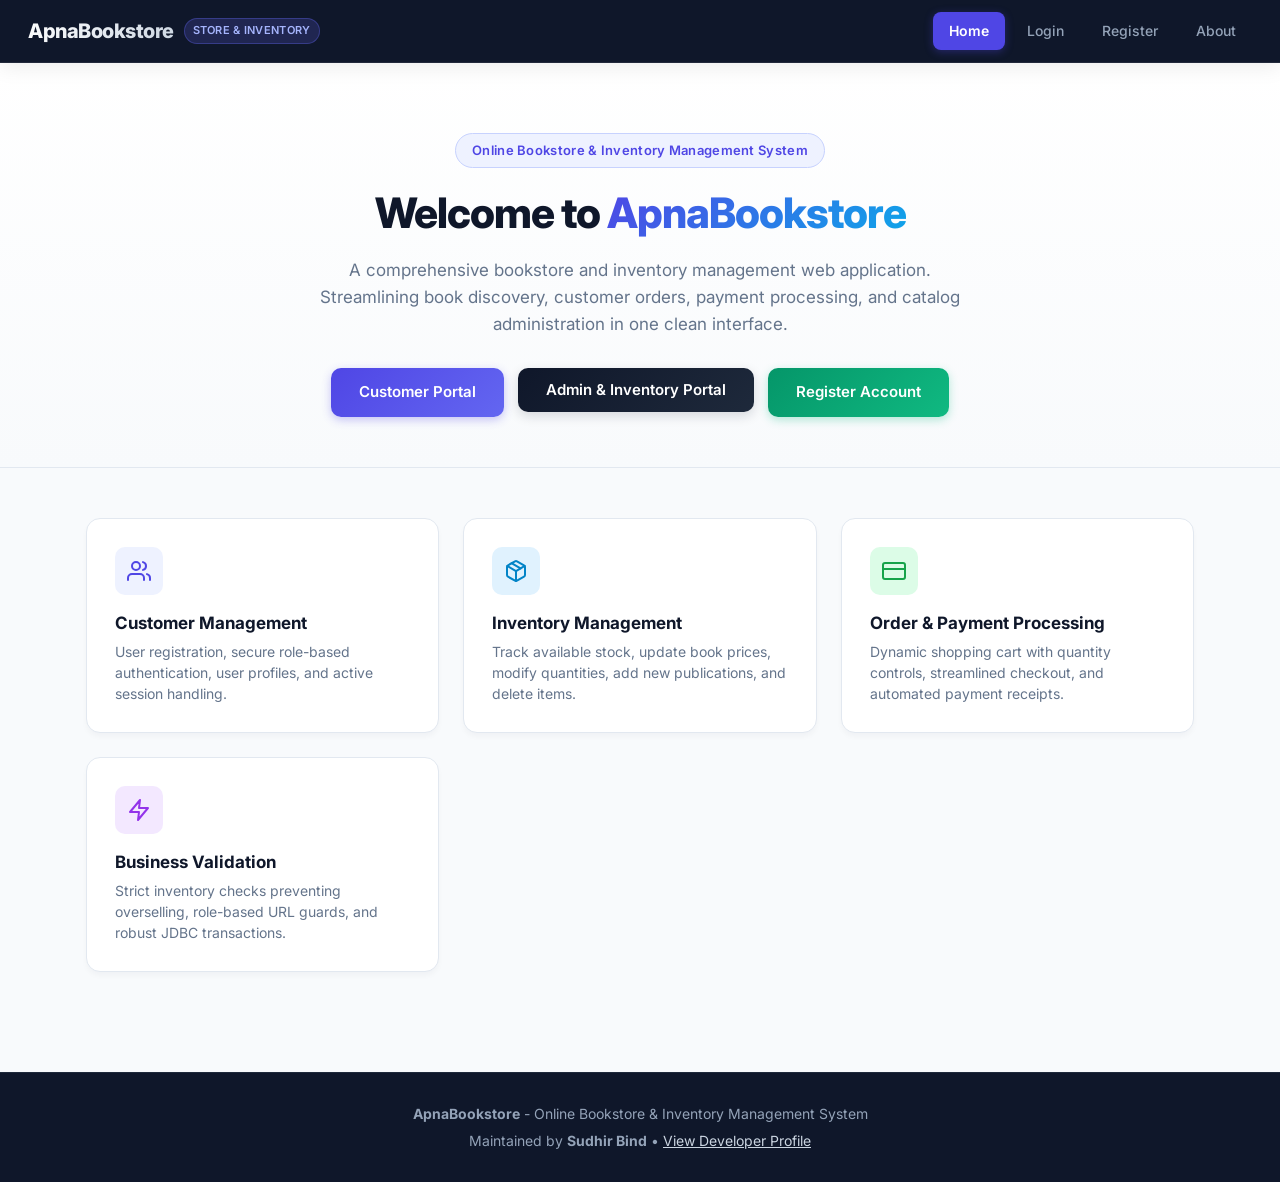
<file: WebContent/index.html>
<!DOCTYPE html>
<html lang="en">
<head>
	<meta charset="UTF-8">
	<meta name="viewport" content="width=device-width, initial-scale=1.0">
	<title>ApnaBookstore - Online Bookstore & Inventory Management</title>
	<link rel="apple-touch-icon" sizes="180x180" href="./favicons/apple-touch-icon.png">
	<link rel="icon" type="image/png" sizes="32x32" href="./favicons/favicon-32x32.png">
	<link rel="icon" type="image/png" sizes="16x16" href="./favicons/favicon-16x16.png">
	<link rel="manifest" href="./favicons/site.webmanifest">
	<link rel="stylesheet" href="https://cdn.jsdelivr.net/npm/bootstrap@4.4.1/dist/css/bootstrap.min.css">
	<link rel="stylesheet" href="styles.css">
	<style>
		.hero-section {
			padding: 70px 20px 50px 20px;
			text-align: center;
			background: linear-gradient(180deg, #ffffff 0%, #f8fafc 100%);
			border-bottom: 1px solid #e2e8f0;
		}
		.hero-badge {
			display: inline-block;
			background: #eef2ff;
			color: #4f46e5;
			border: 1px solid #c7d2fe;
			padding: 6px 16px;
			border-radius: 9999px;
			font-size: 13px;
			font-weight: 600;
			margin-bottom: 20px;
			letter-spacing: 0.3px;
		}
		.hero-title {
			font-size: 42px;
			font-weight: 800;
			color: #0f172a;
			letter-spacing: -1px;
			max-width: 800px;
			margin: 0 auto 18px auto;
			line-height: 1.2;
		}
		.hero-title span {
			background: linear-gradient(135deg, #4f46e5 0%, #0ea5e9 100%);
			-webkit-background-clip: text;
			-webkit-text-fill-color: transparent;
		}
		.hero-subtitle {
			font-size: 17px;
			color: #64748b;
			max-width: 650px;
			margin: 0 auto 30px auto;
			line-height: 1.6;
		}
		.hero-actions {
			display: flex;
			gap: 14px;
			justify-content: center;
			flex-wrap: wrap;
		}
		.btn-hero {
			padding: 13px 28px !important;
			font-size: 15px !important;
			border-radius: 10px !important;
		}
		.features-grid {
			display: grid;
			grid-template-columns: repeat(auto-fit, minmax(260px, 1fr));
			gap: 24px;
			padding: 50px 0;
		}
		.feature-card {
			background: #ffffff;
			border: 1px solid #e2e8f0;
			border-radius: 14px;
			padding: 28px;
			box-shadow: 0 4px 6px -1px rgba(15, 23, 42, 0.04);
			transition: all 0.25s ease;
		}
		.feature-card:hover {
			transform: translateY(-4px);
			box-shadow: 0 12px 24px -4px rgba(15, 23, 42, 0.08);
			border-color: #cbd5e1;
		}
		.feature-icon {
			width: 48px;
			height: 48px;
			border-radius: 10px;
			display: flex;
			align-items: center;
			justify-content: center;
			font-size: 22px;
			margin-bottom: 18px;
		}
		.icon-blue { background: #e0f2fe; color: #0284c7; }
		.icon-indigo { background: #eef2ff; color: #4f46e5; }
		.icon-green { background: #dcfce7; color: #16a34a; }
		.icon-purple { background: #f3e8ff; color: #9333ea; }
		.feature-card h3 {
			font-size: 17px;
			font-weight: 700;
			color: #0f172a;
			margin-bottom: 8px;
		}
		.feature-card p {
			font-size: 14px;
			color: #64748b;
			margin: 0;
			line-height: 1.5;
		}
		.footer {
			background: #0f172a;
			color: #94a3b8;
			padding: 30px 20px;
			text-align: center;
			font-size: 14px;
			border-top: 1px solid #1e293b;
			margin-top: 50px;
		}
		.footer a {
			color: #cbd5e1;
			text-decoration: underline;
		}
	</style>
</head>
<body>
	<header>
		<nav class="navbar navbar-expand-sm bg-dark">
			<a class="brand-container" href="index.html">
				<span class="brand-logo-text">ApnaBookstore</span>
				<span class="brand-badge">Store & Inventory</span>
			</a>
			
			<button class="navbar-toggler" style="background-color: white;" type="button" data-toggle="collapse" data-target="#navbarNav" aria-controls="navbarNav" aria-expanded="false" aria-label="Toggle navigation">
				<span class="navbar-toggler-icon"></span>
			</button>

			<div class="collapse navbar-collapse" id="navbarNav">                
				<ul class="navbar-nav ml-auto">
					<li class="nav-item"><a class="nav-link active" href="index.html">Home</a></li>
					<li class="nav-item"><a class="nav-link" href="login.html">Login</a></li>
					<li class="nav-item"><a class="nav-link" href="CustomerRegister.html">Register</a></li>
					<li class="nav-item"><a class="nav-link" href="about.html">About</a></li>
				</ul>
			</div>
		</nav>
	</header>

	<section class="hero-section">
		<div class="container">
			<span class="hero-badge">Online Bookstore & Inventory Management System</span>
			<h1 class="hero-title">Welcome to <span>ApnaBookstore</span></h1>
			<p class="hero-subtitle">
				A comprehensive bookstore and inventory management web application. Streamlining book discovery, customer orders, payment processing, and catalog administration in one clean interface.
			</p>
			<div class="hero-actions">
				<a href="CustomerLogin.html" class="btn btn-primary btn-hero">Customer Portal</a>
				<a href="SellerLogin.html" class="btn btn-hero AdminLogin" style="width: auto;">Admin & Inventory Portal</a>
				<a href="CustomerRegister.html" class="btn btn-hero btn-success">Register Account</a>
			</div>
		</div>
	</section>

	<div class="container">
		<div class="features-grid">
			<div class="feature-card">
				<div class="feature-icon icon-indigo">
					<svg width="24" height="24" viewBox="0 0 24 24" fill="none" stroke="currentColor" stroke-width="2" stroke-linecap="round" stroke-linejoin="round"><path d="M17 21v-2a4 4 0 0 0-4-4H5a4 4 0 0 0-4 4v2"></path><circle cx="9" cy="7" r="4"></circle><path d="M23 21v-2a4 4 0 0 0-3-3.87"></path><path d="M16 3.13a4 4 0 0 1 0 7.75"></path></svg>
				</div>
				<h3>Customer Management</h3>
				<p>User registration, secure role-based authentication, user profiles, and active session handling.</p>
			</div>
			<div class="feature-card">
				<div class="feature-icon icon-blue">
					<svg width="24" height="24" viewBox="0 0 24 24" fill="none" stroke="currentColor" stroke-width="2" stroke-linecap="round" stroke-linejoin="round"><line x1="16.5" y1="9.4" x2="7.5" y2="4.21"></line><path d="M21 16V8a2 2 0 0 0-1-1.73l-7-4a2 2 0 0 0-2 0l-7 4A2 2 0 0 0 3 8v8a2 2 0 0 0 1 1.73l7 4a2 2 0 0 0 2 0l7-4A2 2 0 0 0 21 16z"></path><polyline points="3.27 6.96 12 12.01 20.73 6.96"></polyline><line x1="12" y1="22.08" x2="12" y2="12"></line></svg>
				</div>
				<h3>Inventory Management</h3>
				<p>Track available stock, update book prices, modify quantities, add new publications, and delete items.</p>
			</div>
			<div class="feature-card">
				<div class="feature-icon icon-green">
					<svg width="24" height="24" viewBox="0 0 24 24" fill="none" stroke="currentColor" stroke-width="2" stroke-linecap="round" stroke-linejoin="round"><rect x="1" y="4" width="22" height="16" rx="2" ry="2"></rect><line x1="1" y1="10" x2="23" y2="10"></line></svg>
				</div>
				<h3>Order & Payment Processing</h3>
				<p>Dynamic shopping cart with quantity controls, streamlined checkout, and automated payment receipts.</p>
			</div>
			<div class="feature-card">
				<div class="feature-icon icon-purple">
					<svg width="24" height="24" viewBox="0 0 24 24" fill="none" stroke="currentColor" stroke-width="2" stroke-linecap="round" stroke-linejoin="round"><polygon points="13 2 3 14 12 14 11 22 21 10 12 10 13 2"></polygon></svg>
				</div>
				<h3>Business Validation</h3>
				<p>Strict inventory checks preventing overselling, role-based URL guards, and robust JDBC transactions.</p>
			</div>
		</div>
	</div>

	<footer class="footer">
		<div class="container">
			<p class="mb-1"><strong>ApnaBookstore</strong> - Online Bookstore & Inventory Management System</p>
			<p class="mb-0">Maintained by <strong>Sudhir Bind</strong> &bull; <a href="about.html">View Developer Profile</a></p>
		</div>
	</footer>

	<script src="https://code.jquery.com/jquery-3.3.1.slim.min.js"></script>
	<script src="https://cdn.jsdelivr.net/npm/popper.js@1.14.6/dist/umd/popper.min.js"></script>
	<script src="https://cdn.jsdelivr.net/npm/bootstrap@4.2.1/dist/js/bootstrap.min.js"></script>
</body>
</html>
</file>
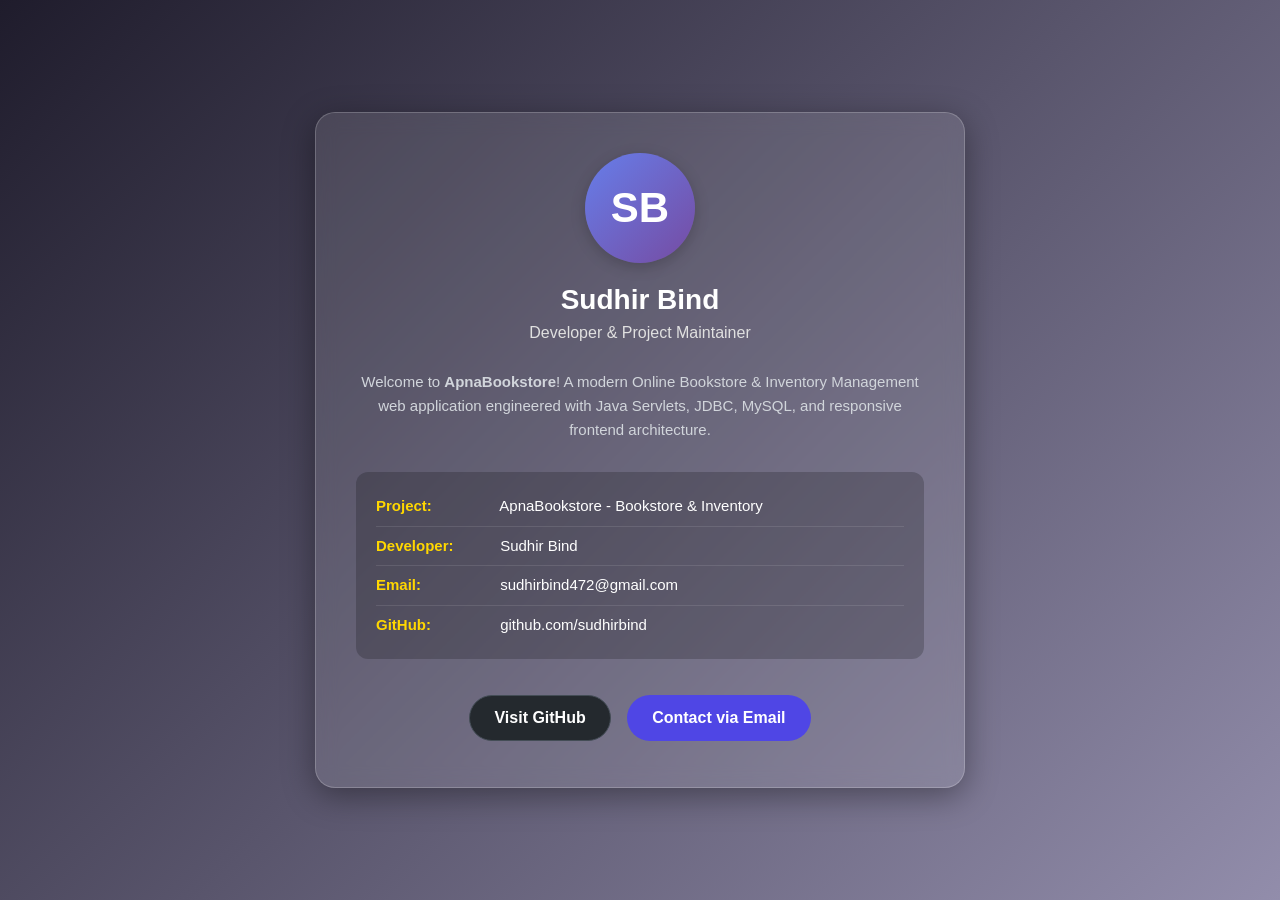
<file: WebContent/about.html>
<!DOCTYPE html>
<html lang="en">
<head>
    <meta charset="UTF-8">
    <meta name="viewport" content="width=device-width, initial-scale=1.0">
    <title>About - Sudhir Bind</title>
    <link rel="stylesheet" href="https://cdn.jsdelivr.net/npm/bootstrap@4.4.1/dist/css/bootstrap.min.css">
    <style>
        body {
            background: linear-gradient(135deg, #1f1c2c 0%, #928dab 100%);
            color: #ffffff;
            font-family: 'Segoe UI', Tahoma, Geneva, Verdana, sans-serif;
            min-height: 100vh;
            display: flex;
            align-items: center;
            justify-content: center;
            padding: 20px;
            margin: 0;
        }
        .profile-card {
            background: rgba(255, 255, 255, 0.1);
            backdrop-filter: blur(10px);
            border-radius: 20px;
            border: 1px solid rgba(255, 255, 255, 0.2);
            box-shadow: 0 8px 32px 0 rgba(0, 0, 0, 0.37);
            max-width: 650px;
            width: 100%;
            padding: 40px;
            text-align: center;
        }
        .avatar {
            width: 110px;
            height: 110px;
            border-radius: 50%;
            background: linear-gradient(135deg, #667eea 0%, #764ba2 100%);
            display: flex;
            align-items: center;
            justify-content: center;
            font-size: 42px;
            font-weight: bold;
            color: #fff;
            margin: 0 auto 20px;
            box-shadow: 0 4px 15px rgba(0,0,0,0.2);
        }
        h1 {
            font-size: 28px;
            font-weight: 700;
            margin-bottom: 5px;
        }
        .tagline {
            font-size: 16px;
            color: #e0e0e0;
            margin-bottom: 25px;
        }
        .bio {
            font-size: 15px;
            line-height: 1.6;
            color: #d1d5db;
            margin-bottom: 30px;
        }
        .details-list {
            list-style: none;
            padding: 0;
            margin: 0 0 30px 0;
            text-align: left;
            background: rgba(0, 0, 0, 0.2);
            border-radius: 12px;
            padding: 15px 20px;
        }
        .details-list li {
            padding: 8px 0;
            border-bottom: 1px solid rgba(255, 255, 255, 0.1);
            font-size: 15px;
        }
        .details-list li:last-child {
            border-bottom: none;
        }
        .details-list strong {
            color: #ffd700;
            display: inline-block;
            width: 120px;
        }
        .btn-custom {
            display: inline-block;
            margin: 6px;
            padding: 10px 24px;
            border-radius: 30px;
            font-weight: 600;
            text-decoration: none;
            transition: all 0.3s ease;
        }
        .btn-github {
            background: #24292e;
            color: #ffffff;
            border: 1px solid #444d56;
        }
        .btn-github:hover {
            background: #000;
            color: #ffd700;
            text-decoration: none;
        }
        .btn-email {
            background: #4f46e5;
            color: #ffffff;
        }
        .btn-email:hover {
            background: #4338ca;
            color: #ffffff;
            text-decoration: none;
        }
    </style>
</head>
<body>
    <div class="profile-card">
        <div class="avatar">SB</div>
        <h1>Sudhir Bind</h1>
        <div class="tagline">Developer & Project Maintainer</div>
        <p class="bio">
            Welcome to <strong>ApnaBookstore</strong>! A modern Online Bookstore & Inventory Management web application engineered with Java Servlets, JDBC, MySQL, and responsive frontend architecture.
        </p>
        <ul class="details-list">
            <li><strong>Project:</strong> ApnaBookstore - Bookstore & Inventory</li>
            <li><strong>Developer:</strong> Sudhir Bind</li>
            <li><strong>Email:</strong> sudhirbind472@gmail.com</li>
            <li><strong>GitHub:</strong> github.com/sudhirbind</li>
        </ul>
        <div>
            <a href="https://github.com/sudhirbind" target="_blank" class="btn btn-custom btn-github">Visit GitHub</a>
            <a href="mailto:sudhirbind472@gmail.com" class="btn btn-custom btn-email">Contact via Email</a>
        </div>
    </div>
</body>
</html>
</file>
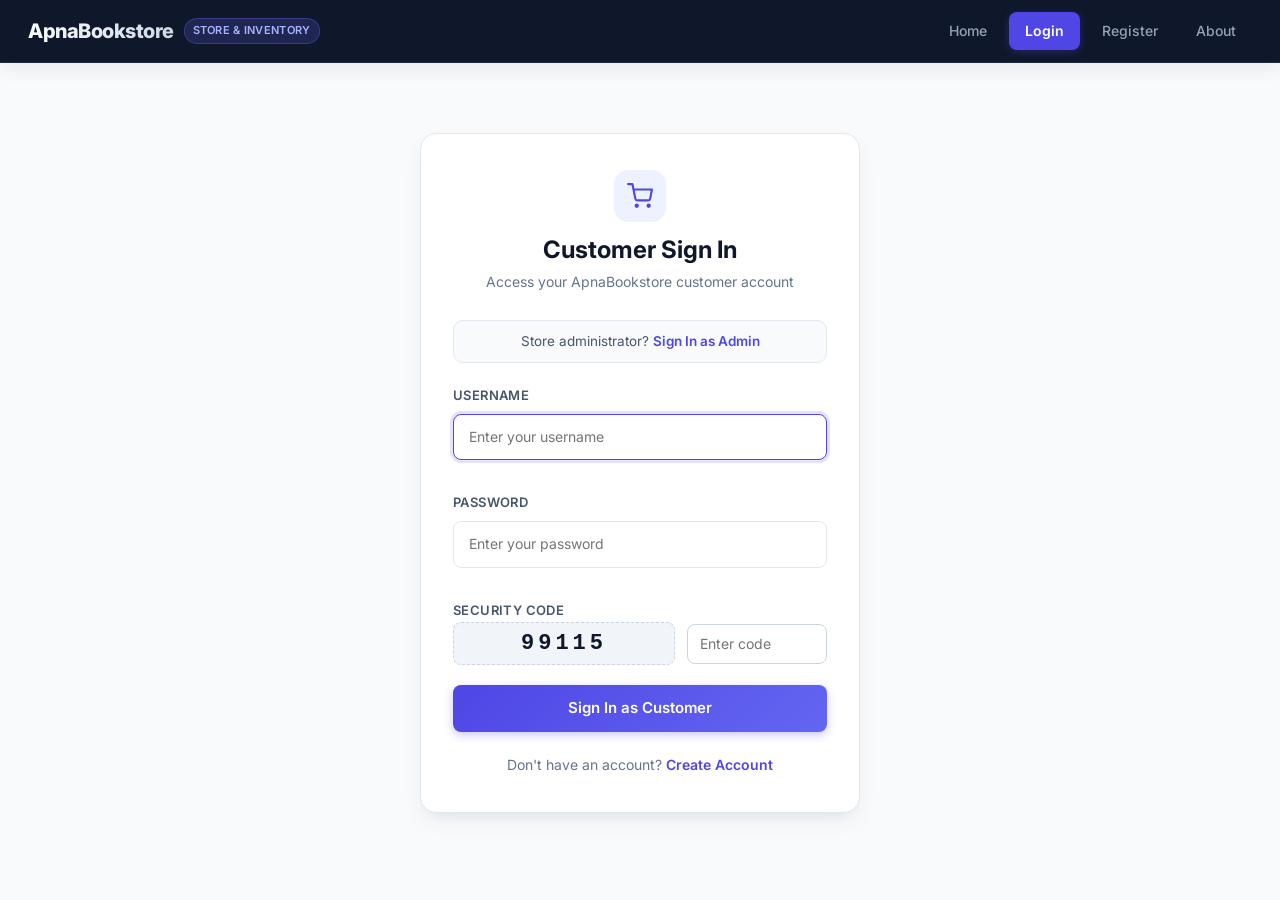
<file: WebContent/CustomerLogin.html>
<!DOCTYPE html>
<html lang="en">
<head>
	<meta charset="UTF-8">
	<meta name="viewport" content="width=device-width, initial-scale=1.0">
	<title>Customer Login | ApnaBookstore</title>
	<link rel="apple-touch-icon" sizes="180x180" href="./favicons/apple-touch-icon.png">
	<link rel="icon" type="image/png" sizes="32x32" href="./favicons/favicon-32x32.png">
	<link rel="icon" type="image/png" sizes="16x16" href="./favicons/favicon-16x16.png">
	<link rel="manifest" href="./favicons/site.webmanifest">
	<link rel="stylesheet" href="https://cdn.jsdelivr.net/npm/bootstrap@4.4.1/dist/css/bootstrap.min.css">
	<link rel="stylesheet" href="styles.css">
	<style>
		.auth-wrapper {
			min-height: calc(100vh - 80px);
			display: flex;
			align-items: center;
			justify-content: center;
			padding: 40px 16px;
		}
		.auth-card {
			background: #ffffff;
			border: 1px solid #e2e8f0;
			border-radius: 16px;
			box-shadow: 0 10px 25px -5px rgba(15, 23, 42, 0.08), 0 8px 10px -6px rgba(15, 23, 42, 0.04);
			max-width: 440px;
			width: 100%;
			padding: 36px 32px;
		}
		.auth-header {
			text-align: center;
			margin-bottom: 26px;
		}
		.auth-icon {
			width: 52px;
			height: 52px;
			border-radius: 14px;
			background: #eef2ff;
			color: #4f46e5;
			display: flex;
			align-items: center;
			justify-content: center;
			font-size: 26px;
			margin: 0 auto 14px auto;
		}
		.auth-header h2 {
			font-size: 24px;
			font-weight: 700;
			color: #0f172a;
			margin-bottom: 6px;
		}
		.auth-header p {
			font-size: 14px;
			color: #64748b;
			margin: 0;
		}
		.role-switch-pill {
			background: #f8fafc;
			border: 1px solid #e2e8f0;
			border-radius: 10px;
			padding: 10px 14px;
			margin-bottom: 22px;
			font-size: 13.5px;
			text-align: center;
			color: #475569;
		}
		.role-switch-pill a {
			font-weight: 600;
			color: #4f46e5;
		}
		.captcha-row {
			display: flex;
			align-items: center;
			gap: 12px;
			margin-bottom: 20px;
		}
		#CaptchaDiv {
			flex: 1;
			text-align: center;
			background: #f1f5f9;
			color: #0f172a;
			font-weight: 800;
			font-size: 22px;
			letter-spacing: 4px;
			padding: 8px 12px;
			border-radius: 8px;
			border: 1.5px dashed #cbd5e1;
			user-select: none;
		}
		.auth-footer {
			text-align: center;
			margin-top: 22px;
			font-size: 14px;
			color: #64748b;
		}
	</style>
</head>
<body>
	<header>
		<nav class="navbar navbar-expand-sm bg-dark">
			<a class="brand-container" href="index.html">
				<span class="brand-logo-text">ApnaBookstore</span>
				<span class="brand-badge">Store & Inventory</span>
			</a>
			
			<button class="navbar-toggler" style="background-color: white;" type="button" data-toggle="collapse" data-target="#navbarNav" aria-controls="navbarNav" aria-expanded="false" aria-label="Toggle navigation">
				<span class="navbar-toggler-icon"></span>
			</button>

			<div class="collapse navbar-collapse" id="navbarNav">                
				<ul class="navbar-nav ml-auto">
					<li class="nav-item"><a class="nav-link" href="index.html">Home</a></li>
					<li class="nav-item"><a class="nav-link active" href="login.html">Login</a></li>
					<li class="nav-item"><a class="nav-link" href="CustomerRegister.html">Register</a></li>
					<li class="nav-item"><a class="nav-link" href="about.html">About</a></li>
				</ul>
			</div>
		</nav>
	</header>

	<div class="auth-wrapper">
		<div class="auth-card">
			<div class="auth-header">
				<div class="auth-icon">
					<svg width="26" height="26" viewBox="0 0 24 24" fill="none" stroke="currentColor" stroke-width="2" stroke-linecap="round" stroke-linejoin="round"><circle cx="9" cy="21" r="1"></circle><circle cx="20" cy="21" r="1"></circle><path d="M1 1h4l2.68 13.39a2 2 0 0 0 2 1.61h9.72a2 2 0 0 0 2-1.61L23 6H6"></path></svg>
				</div>
				<h2>Customer Sign In</h2>
				<p>Access your ApnaBookstore customer account</p>
			</div>

			<div class="role-switch-pill">
				Store administrator? <a href="SellerLogin.html">Sign In as Admin</a>
			</div>

			<form action="userlog" method="post" id="theform" onsubmit="checkform()">
				<div class="form-group">
					<label for="userName">Username</label>
					<input type="text" name="username" id="userName" placeholder="Enter your username" required autofocus>
				</div>

				<div class="form-group">
					<label for="Password">Password</label>
					<input type="password" name="password" id="Password" placeholder="Enter your password" required>
				</div>

				<div class="form-group">
					<label for="CaptchaInput">Security Code</label>
					<div class="captcha-row">
						<div id="CaptchaDiv">46749</div>
						<input type="hidden" id="txtCaptcha" value="46749">
						<input type="text" name="CaptchaInput" id="CaptchaInput" placeholder="Enter code" style="margin: 0 !important; width: 140px !important;" required>
					</div>
				</div>

				<button type="submit" class="btn btn-primary btn-block" style="padding: 12px !important; font-size: 15px !important;">
					Sign In as Customer
				</button>
			</form>

			<div class="auth-footer">
				Don't have an account? <a href="CustomerRegister.html" style="font-weight: 600;">Create Account</a>
			</div>
		</div>
	</div>

	<script src="https://code.jquery.com/jquery-3.3.1.slim.min.js"></script>
	<script src="https://cdn.jsdelivr.net/npm/popper.js@1.14.6/dist/umd/popper.min.js"></script>
	<script src="https://cdn.jsdelivr.net/npm/bootstrap@4.2.1/dist/js/bootstrap.min.js"></script>
	<script type="text/javascript">
		function checkform() {
			var theform = document.getElementById("theform");
			var why = "";

			if (theform.CaptchaInput.value == "") {
				why += "- Please Enter CAPTCHA Code.\n";
			}
			if (theform.CaptchaInput.value != "") {
				if (ValidCaptcha(theform.CaptchaInput.value) == false) {
					why += "- The CAPTCHA Code Does Not Match.\n";
				}
			}
			if (why != "") {
				alert(why);
				event.preventDefault();
				return false;
			}
			return true;
		}

		var a = Math.ceil(Math.random() * 9) + '';
		var b = Math.ceil(Math.random() * 9) + '';
		var c = Math.ceil(Math.random() * 9) + '';
		var d = Math.ceil(Math.random() * 9) + '';
		var e = Math.ceil(Math.random() * 9) + '';

		var code = a + b + c + d + e;
		document.getElementById("txtCaptcha").value = code;
		document.getElementById("CaptchaDiv").innerHTML = code;

		function ValidCaptcha() {
			var str1 = removeSpaces(document.getElementById('txtCaptcha').value);
			var str2 = removeSpaces(document.getElementById('CaptchaInput').value);
			return str1 === str2;
		}

		function removeSpaces(string) {
			return string.split(' ').join('');
		}
	</script>
</body>
</html>
</file>
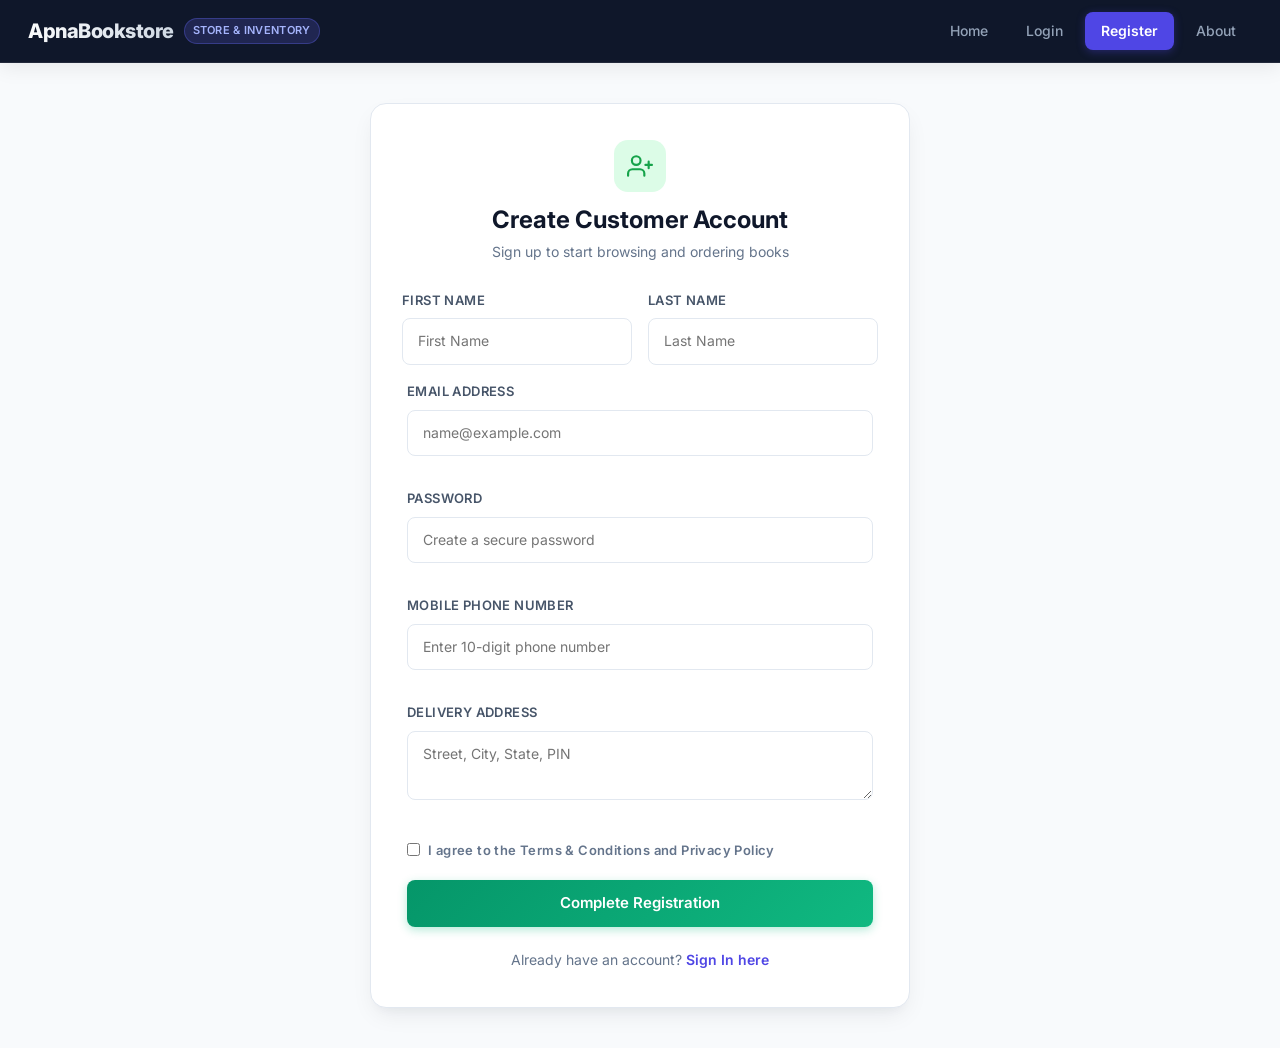
<file: WebContent/CustomerRegister.html>
<!DOCTYPE html>
<html lang="en">
<head>
	<meta charset="UTF-8">
	<meta name="viewport" content="width=device-width, initial-scale=1.0">
	<title>Register Account | ApnaBookstore</title>
	<link rel="apple-touch-icon" sizes="180x180" href="./favicons/apple-touch-icon.png">
	<link rel="icon" type="image/png" sizes="32x32" href="./favicons/favicon-32x32.png">
	<link rel="icon" type="image/png" sizes="16x16" href="./favicons/favicon-16x16.png">
	<link rel="manifest" href="./favicons/site.webmanifest">
	<link rel="stylesheet" href="https://cdn.jsdelivr.net/npm/bootstrap@4.4.1/dist/css/bootstrap.min.css">
	<link rel="stylesheet" href="styles.css">
	<style>
		.auth-wrapper {
			min-height: calc(100vh - 80px);
			display: flex;
			align-items: center;
			justify-content: center;
			padding: 40px 16px;
		}
		.auth-card {
			background: #ffffff;
			border: 1px solid #e2e8f0;
			border-radius: 16px;
			box-shadow: 0 10px 25px -5px rgba(15, 23, 42, 0.08), 0 8px 10px -6px rgba(15, 23, 42, 0.04);
			max-width: 540px;
			width: 100%;
			padding: 36px 36px;
		}
		.auth-header {
			text-align: center;
			margin-bottom: 26px;
		}
		.auth-icon {
			width: 52px;
			height: 52px;
			border-radius: 14px;
			background: #dcfce7;
			color: #16a34a;
			display: flex;
			align-items: center;
			justify-content: center;
			font-size: 26px;
			margin: 0 auto 14px auto;
		}
		.auth-header h2 {
			font-size: 24px;
			font-weight: 700;
			color: #0f172a;
			margin-bottom: 6px;
		}
		.auth-header p {
			font-size: 14px;
			color: #64748b;
			margin: 0;
		}
		.form-row {
			display: flex;
			gap: 16px;
		}
		.form-col {
			flex: 1;
		}
		.terms-checkbox {
			display: flex;
			align-items: center;
			gap: 8px;
			margin: 12px 0 20px 0;
		}
		.terms-checkbox input[type="checkbox"] {
			width: auto !important;
			margin: 0 !important;
		}
		.terms-checkbox label {
			margin: 0 !important;
			font-size: 13px !important;
			text-transform: none !important;
			color: #64748b !important;
			cursor: pointer;
		}
		.auth-footer {
			text-align: center;
			margin-top: 22px;
			font-size: 14px;
			color: #64748b;
		}
	</style>
</head>
<body>
	<header>
		<nav class="navbar navbar-expand-sm bg-dark">
			<a class="brand-container" href="index.html">
				<span class="brand-logo-text">ApnaBookstore</span>
				<span class="brand-badge">Store & Inventory</span>
			</a>
			
			<button class="navbar-toggler" style="background-color: white;" type="button" data-toggle="collapse" data-target="#navbarNav" aria-controls="navbarNav" aria-expanded="false" aria-label="Toggle navigation">
				<span class="navbar-toggler-icon"></span>
			</button>

			<div class="collapse navbar-collapse" id="navbarNav">                
				<ul class="navbar-nav ml-auto">
					<li class="nav-item"><a class="nav-link" href="index.html">Home</a></li>
					<li class="nav-item"><a class="nav-link" href="login.html">Login</a></li>
					<li class="nav-item"><a class="nav-link active" href="CustomerRegister.html">Register</a></li>
					<li class="nav-item"><a class="nav-link" href="about.html">About</a></li>
				</ul>
			</div>
		</nav>
	</header>

	<div class="auth-wrapper">
		<div class="auth-card">
			<div class="auth-header">
				<div class="auth-icon">
					<svg width="26" height="26" viewBox="0 0 24 24" fill="none" stroke="currentColor" stroke-width="2" stroke-linecap="round" stroke-linejoin="round"><path d="M16 21v-2a4 4 0 0 0-4-4H5a4 4 0 0 0-4 4v2"></path><circle cx="8.5" cy="7" r="4"></circle><line x1="20" y1="8" x2="20" y2="14"></line><line x1="23" y1="11" x2="17" y2="11"></line></svg>
				</div>
				<h2>Create Customer Account</h2>
				<p>Sign up to start browsing and ordering books</p>
			</div>

			<form action="userreg" method="post">
				<div class="form-row">
					<div class="form-col">
						<label for="firstName">First Name</label>
						<input type="text" name="firstname" id="firstName" placeholder="First Name" required>
					</div>
					<div class="form-col">
						<label for="lastName">Last Name</label>
						<input type="text" name="lastname" id="lastName" placeholder="Last Name" required>
					</div>
				</div>

				<div class="form-group">
					<label for="Email">Email Address</label>
					<input type="email" name="mailid" id="Email" placeholder="name@example.com" required>
				</div>

				<div class="form-group">
					<label for="passWord">Password</label>
					<input type="password" name="password" id="passWord" placeholder="Create a secure password" required>
				</div>

				<div class="form-group">
					<label for="phno">Mobile Phone Number</label>
					<input type="text" name="phone" id="phno" placeholder="Enter 10-digit phone number" required>
				</div>

				<div class="form-group">
					<label for="address">Delivery Address</label>
					<textarea name="address" id="address" rows="2" placeholder="Street, City, State, PIN" required style="resize: vertical;"></textarea>
				</div>

				<div class="terms-checkbox">
					<input type="checkbox" name="acceptance" id="acceptance" required>
					<label for="acceptance">I agree to the Terms & Conditions and Privacy Policy</label>
				</div>

				<button type="submit" class="btn btn-success btn-block" style="padding: 12px !important; font-size: 15px !important;">
					Complete Registration
				</button>
			</form>

			<div class="auth-footer">
				Already have an account? <a href="CustomerLogin.html" style="font-weight: 600;">Sign In here</a>
			</div>
		</div>
	</div>

	<script src="https://code.jquery.com/jquery-3.3.1.slim.min.js"></script>
	<script src="https://cdn.jsdelivr.net/npm/popper.js@1.14.6/dist/umd/popper.min.js"></script>
	<script src="https://cdn.jsdelivr.net/npm/bootstrap@4.2.1/dist/js/bootstrap.min.js"></script>
</body>
</html>
</file>
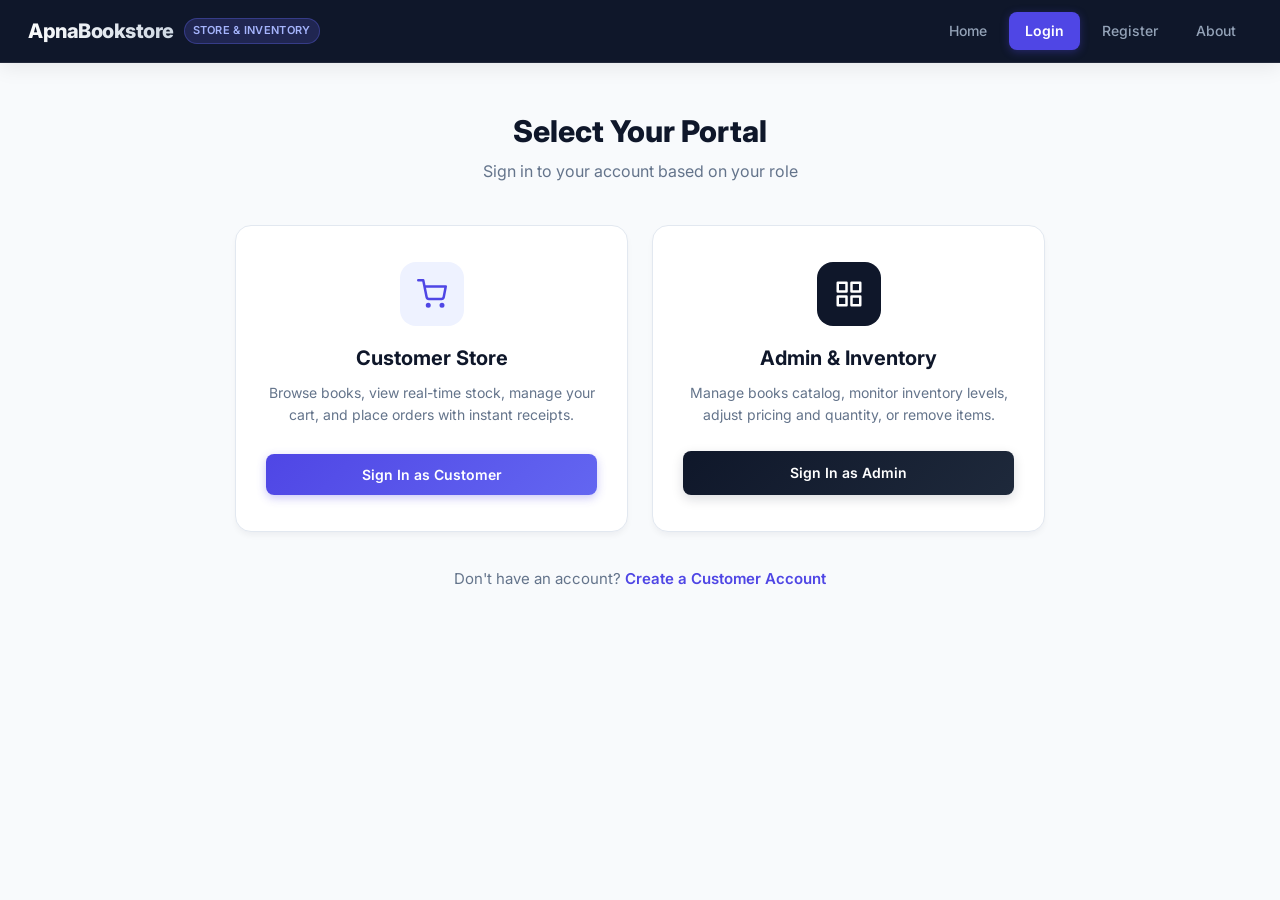
<file: WebContent/login.html>
<!DOCTYPE html>
<html lang="en">
<head>
	<meta charset="UTF-8">
	<meta name="viewport" content="width=device-width, initial-scale=1.0">
	<title>Sign In | ApnaBookstore</title>
	<link rel="apple-touch-icon" sizes="180x180" href="./favicons/apple-touch-icon.png">
	<link rel="icon" type="image/png" sizes="32x32" href="./favicons/favicon-32x32.png">
	<link rel="icon" type="image/png" sizes="16x16" href="./favicons/favicon-16x16.png">
	<link rel="manifest" href="./favicons/site.webmanifest">
	<link rel="stylesheet" href="https://cdn.jsdelivr.net/npm/bootstrap@4.4.1/dist/css/bootstrap.min.css">
	<link rel="stylesheet" href="styles.css">
	<style>
		.portal-container {
			max-width: 850px;
			margin: 50px auto;
			padding: 0 20px;
		}
		.portal-header {
			text-align: center;
			margin-bottom: 40px;
		}
		.portal-header h2 {
			font-size: 30px;
			font-weight: 800;
			color: #0f172a;
			margin-bottom: 10px;
		}
		.portal-header p {
			font-size: 16px;
			color: #64748b;
		}
		.portals-grid {
			display: grid;
			grid-template-columns: repeat(auto-fit, minmax(320px, 1fr));
			gap: 24px;
		}
		.portal-card {
			background: #ffffff;
			border: 1px solid #e2e8f0;
			border-radius: 16px;
			padding: 36px 30px;
			box-shadow: 0 4px 6px -1px rgba(15, 23, 42, 0.05);
			text-align: center;
			transition: all 0.25s ease;
			display: flex;
			flex-direction: column;
			justify-content: space-between;
		}
		.portal-card:hover {
			transform: translateY(-4px);
			box-shadow: 0 12px 24px -4px rgba(15, 23, 42, 0.1);
			border-color: #cbd5e1;
		}
		.portal-icon {
			width: 64px;
			height: 64px;
			border-radius: 16px;
			margin: 0 auto 20px auto;
			display: flex;
			align-items: center;
			justify-content: center;
			font-size: 30px;
		}
		.portal-customer .portal-icon {
			background: #eef2ff;
			color: #4f46e5;
		}
		.portal-admin .portal-icon {
			background: #0f172a;
			color: #ffffff;
		}
		.portal-card h3 {
			font-size: 20px;
			font-weight: 700;
			color: #0f172a;
			margin-bottom: 12px;
		}
		.portal-card p {
			font-size: 14px;
			color: #64748b;
			line-height: 1.6;
			margin-bottom: 24px;
		}
		.register-banner {
			text-align: center;
			margin-top: 35px;
			font-size: 15px;
			color: #64748b;
		}
	</style>
</head>
<body>
	<header>
		<nav class="navbar navbar-expand-sm bg-dark">
			<a class="brand-container" href="index.html">
				<span class="brand-logo-text">ApnaBookstore</span>
				<span class="brand-badge">Store & Inventory</span>
			</a>
			
			<button class="navbar-toggler" style="background-color: white;" type="button" data-toggle="collapse" data-target="#navbarNav" aria-controls="navbarNav" aria-expanded="false" aria-label="Toggle navigation">
				<span class="navbar-toggler-icon"></span>
			</button>

			<div class="collapse navbar-collapse" id="navbarNav">                
				<ul class="navbar-nav ml-auto">
					<li class="nav-item"><a class="nav-link" href="index.html">Home</a></li>
					<li class="nav-item"><a class="nav-link active" href="login.html">Login</a></li>
					<li class="nav-item"><a class="nav-link" href="CustomerRegister.html">Register</a></li>
					<li class="nav-item"><a class="nav-link" href="about.html">About</a></li>
				</ul>
			</div>
		</nav>
	</header>

	<div class="portal-container">
		<div class="portal-header">
			<h2>Select Your Portal</h2>
			<p>Sign in to your account based on your role</p>
		</div>

		<div class="portals-grid">
			<div class="portal-card portal-customer">
				<div>
					<div class="portal-icon">
						<svg width="30" height="30" viewBox="0 0 24 24" fill="none" stroke="currentColor" stroke-width="2" stroke-linecap="round" stroke-linejoin="round"><circle cx="9" cy="21" r="1"></circle><circle cx="20" cy="21" r="1"></circle><path d="M1 1h4l2.68 13.39a2 2 0 0 0 2 1.61h9.72a2 2 0 0 0 2-1.61L23 6H6"></path></svg>
					</div>
					<h3>Customer Store</h3>
					<p>Browse books, view real-time stock, manage your cart, and place orders with instant receipts.</p>
				</div>
				<a href="CustomerLogin.html" class="btn btn-primary btn-block">Sign In as Customer</a>
			</div>

			<div class="portal-card portal-admin">
				<div>
					<div class="portal-icon">
						<svg width="30" height="30" viewBox="0 0 24 24" fill="none" stroke="currentColor" stroke-width="2" stroke-linecap="round" stroke-linejoin="round"><rect x="3" y="3" width="7" height="7"></rect><rect x="14" y="3" width="7" height="7"></rect><rect x="14" y="14" width="7" height="7"></rect><rect x="3" y="14" width="7" height="7"></rect></svg>
					</div>
					<h3>Admin & Inventory</h3>
					<p>Manage books catalog, monitor inventory levels, adjust pricing and quantity, or remove items.</p>
				</div>
				<a href="SellerLogin.html" class="btn AdminLogin">Sign In as Admin</a>
			</div>
		</div>

		<div class="register-banner">
			Don't have an account? <a href="CustomerRegister.html" style="font-weight: 600;">Create a Customer Account</a>
		</div>
	</div>

	<script src="https://code.jquery.com/jquery-3.3.1.slim.min.js"></script>
	<script src="https://cdn.jsdelivr.net/npm/popper.js@1.14.6/dist/umd/popper.min.js"></script>
	<script src="https://cdn.jsdelivr.net/npm/bootstrap@4.2.1/dist/js/bootstrap.min.js"></script>
</body>
</html>
</file>
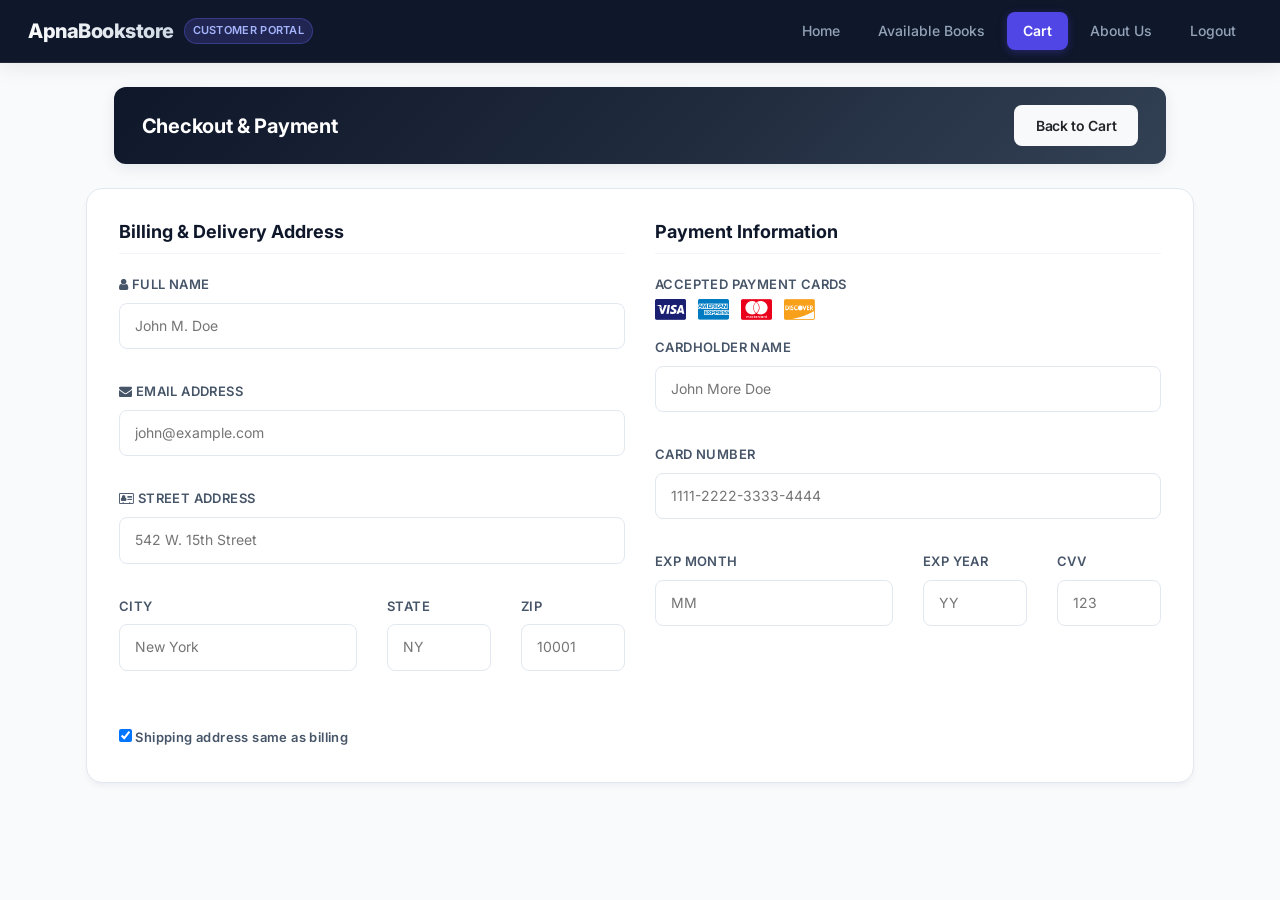
<file: WebContent/payment.html>
<!DOCTYPE html>
<html lang="en">
<head>
<meta charset="UTF-8">
<meta name="viewport" content="width=device-width, initial-scale=1.0">
<title>Checkout & Payment | ApnaBookstore</title>
<link rel="apple-touch-icon" sizes="180x180" href="./favicons/apple-touch-icon.png">
<link rel="icon" type="image/png" sizes="32x32" href="./favicons/favicon-32x32.png">
<link rel="icon" type="image/png" sizes="16x16" href="./favicons/favicon-16x16.png">
<link rel="manifest" href="./favicons/site.webmanifest">
<link rel="stylesheet" href="https://cdn.jsdelivr.net/npm/bootstrap@4.4.1/dist/css/bootstrap.min.css">
<link rel="stylesheet" href="https://cdnjs.cloudflare.com/ajax/libs/font-awesome/4.7.0/css/font-awesome.min.css">
<link rel="stylesheet" href="styles.css">
<style>
.checkout-wrapper {
	max-width: 960px;
	margin: 20px auto 40px auto;
}
.checkout-card {
	background: #ffffff;
	border: 1px solid #e2e8f0;
	border-radius: 16px;
	padding: 32px;
	box-shadow: 0 4px 6px -1px rgba(15, 23, 42, 0.05);
}
.section-title {
	font-size: 18px;
	font-weight: 700;
	color: #0f172a;
	margin-bottom: 20px;
	padding-bottom: 10px;
	border-bottom: 1.5px solid #f1f5f9;
	display: flex;
	align-items: center;
	gap: 8px;
}
.icon-container {
	margin-bottom: 16px;
	font-size: 24px;
	display: flex;
	gap: 12px;
}
.order-summary-box {
	background: #f8fafc;
	border: 1.5px dashed #cbd5e1;
	border-radius: 12px;
	padding: 16px 20px;
	margin-top: 20px;
	margin-bottom: 20px;
	font-size: 17px;
	font-weight: 600;
	display: flex;
	justify-content: space-between;
	align-items: center;
}
span.price {
	font-size: 20px;
	color: #10b981 !important;
	font-weight: 700;
}
</style>
</head>
<body>
	<header>
		<nav class="navbar navbar-expand-sm bg-dark">
			<a class="brand-container" href="viewbook">
				<span class="brand-logo-text">ApnaBookstore</span>
				<span class="brand-badge">Customer Portal</span>
			</a>

			<button class="navbar-toggler" style="background-color: white;" type="button" data-toggle="collapse" data-target="#navbarNav" aria-controls="navbarNav" aria-expanded="false" aria-label="Toggle navigation">
				<span class="navbar-toggler-icon"></span>
			</button>

			<div class="collapse navbar-collapse" id="navbarNav">
				<ul class="navbar-nav ml-auto">
					<li class="nav-item"><a class="nav-link" href="viewbook">Home</a></li>
					<li class="nav-item"><a class="nav-link" href="viewbook">Available Books</a></li>
					<li class="nav-item"><a class="nav-link active" href="cart">Cart</a></li>
					<li class="nav-item"><a class="nav-link" href="about">About Us</a></li>
					<li class="nav-item"><a class="nav-link" href="logout">Logout</a></li>
				</ul>
			</div>
		</nav>
	</header>

	<div class="container checkout-wrapper">
		<div id="topmid">
			<span>Checkout & Payment</span>
			<a href="cart" class="btn btn-sm btn-light" style="font-size: 13px;">Back to Cart</a>
		</div>

		<div class="checkout-card">
			<form action="pay" method="post">
				<div class="row">
					<div class="col-md-6 mb-4">
						<h3 class="section-title">Billing & Delivery Address</h3>
						<div class="form-group">
							<label for="fname"><i class="fa fa-user"></i> Full Name</label>
							<input type="text" id="fname" name="firstname" placeholder="John M. Doe" required>
						</div>
						<div class="form-group">
							<label for="email"><i class="fa fa-envelope"></i> Email Address</label>
							<input type="email" id="email" name="email" placeholder="john@example.com" required>
						</div>
						<div class="form-group">
							<label for="adr"><i class="fa fa-address-card-o"></i> Street Address</label>
							<input type="text" id="adr" name="address" placeholder="542 W. 15th Street" required>
						</div>
						<div class="row">
							<div class="col-6">
								<div class="form-group">
									<label for="city">City</label>
									<input type="text" id="city" name="city" placeholder="New York" required>
								</div>
							</div>
							<div class="col-3">
								<div class="form-group">
									<label for="state">State</label>
									<input type="text" id="state" name="state" placeholder="NY" required>
								</div>
							</div>
							<div class="col-3">
								<div class="form-group">
									<label for="zip">Zip</label>
									<input type="text" id="zip" name="zip" placeholder="10001" required>
								</div>
							</div>
						</div>
					</div>

					<div class="col-md-6 mb-4">
						<h3 class="section-title">Payment Information</h3>
						<label>Accepted Payment Cards</label>
						<div class="icon-container">
							<i class="fa fa-cc-visa" style="color: #1a1f71;"></i>
							<i class="fa fa-cc-amex" style="color: #007bc1;"></i>
							<i class="fa fa-cc-mastercard" style="color: #eb001b;"></i>
							<i class="fa fa-cc-discover" style="color: #f9a01b;"></i>
						</div>
						<div class="form-group">
							<label for="cname">Cardholder Name</label>
							<input type="text" id="cname" name="cardname" placeholder="John More Doe" required>
						</div>
						<div class="form-group">
							<label for="ccnum">Card Number</label>
							<input type="text" id="ccnum" name="cardnumber" placeholder="1111-2222-3333-4444" required>
						</div>
						<div class="row">
							<div class="col-6">
								<div class="form-group">
									<label for="expmonth">Exp Month</label>
									<input type="text" id="expmonth" name="expmonth" placeholder="MM" required>
								</div>
							</div>
							<div class="col-3">
								<div class="form-group">
									<label for="expyear">Exp Year</label>
									<input type="text" id="expyear" name="expyear" placeholder="YY" required>
								</div>
							</div>
							<div class="col-3">
								<div class="form-group">
									<label for="cvv">CVV</label>
									<input type="password" id="cvv" name="cvv" placeholder="123" maxlength="4" required>
								</div>
							</div>
						</div>
					</div>
				</div>
				<label style="font-weight: 500; font-size: 13.5px; text-transform: none; display: flex; align-items: center; gap: 8px;">
					<input type="checkbox" checked="checked" name="sameadr" style="width: auto !important; margin: 0 !important;"> Shipping address same as billing
				</label>
</body>
</html>
</file>
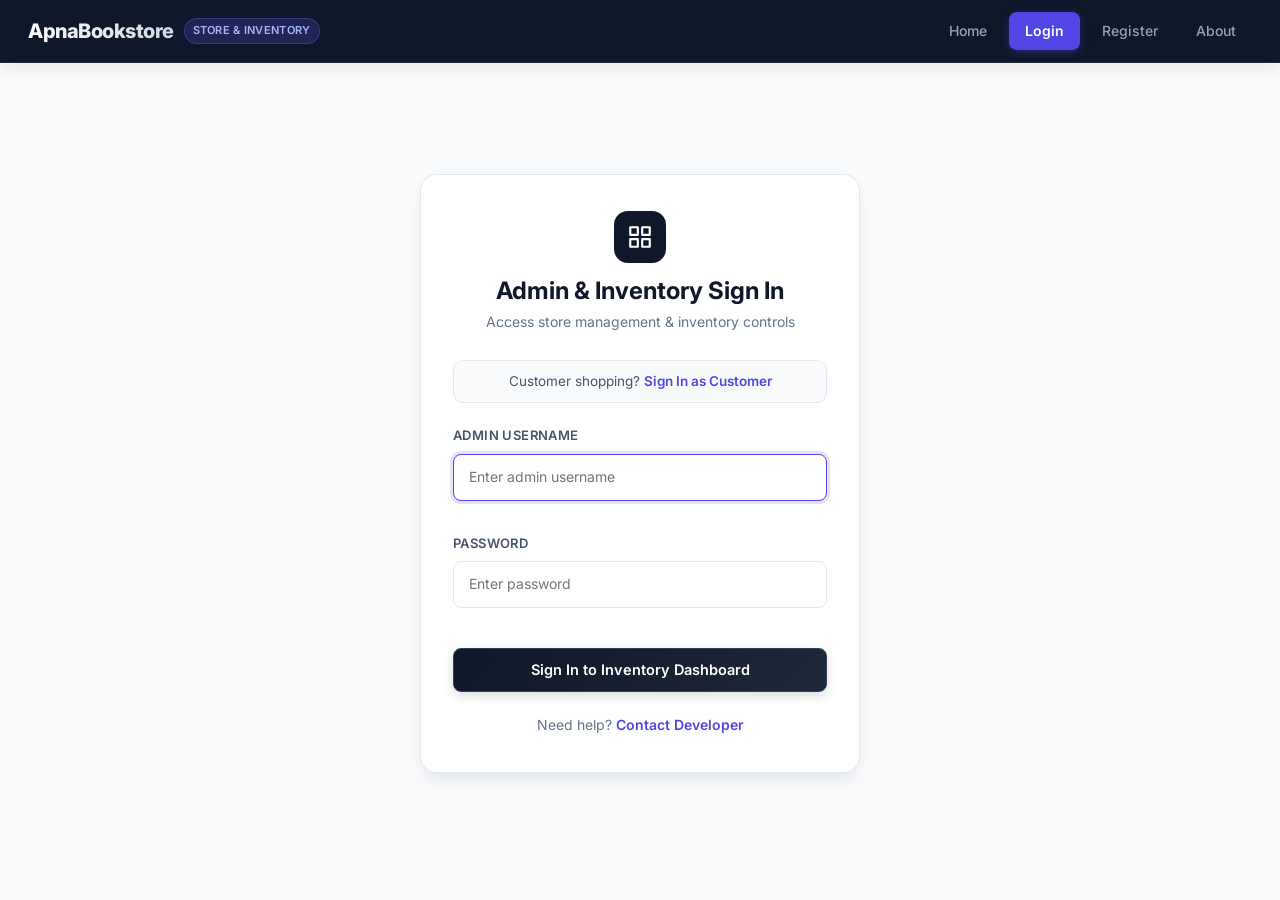
<file: WebContent/SellerLogin.html>
<!DOCTYPE html>
<html lang="en">
<head>
	<meta charset="UTF-8">
	<meta name="viewport" content="width=device-width, initial-scale=1.0">
	<title>Admin & Inventory Login | ApnaBookstore</title>
	<link rel="apple-touch-icon" sizes="180x180" href="./favicons/apple-touch-icon.png">
	<link rel="icon" type="image/png" sizes="32x32" href="./favicons/favicon-32x32.png">
	<link rel="icon" type="image/png" sizes="16x16" href="./favicons/favicon-16x16.png">
	<link rel="manifest" href="./favicons/site.webmanifest">
	<link rel="stylesheet" href="https://cdn.jsdelivr.net/npm/bootstrap@4.4.1/dist/css/bootstrap.min.css">
	<link rel="stylesheet" href="styles.css">
	<style>
		.auth-wrapper {
			min-height: calc(100vh - 80px);
			display: flex;
			align-items: center;
			justify-content: center;
			padding: 40px 16px;
		}
		.auth-card {
			background: #ffffff;
			border: 1px solid #e2e8f0;
			border-radius: 16px;
			box-shadow: 0 10px 25px -5px rgba(15, 23, 42, 0.08), 0 8px 10px -6px rgba(15, 23, 42, 0.04);
			max-width: 440px;
			width: 100%;
			padding: 36px 32px;
		}
		.auth-header {
			text-align: center;
			margin-bottom: 26px;
		}
		.auth-icon {
			width: 52px;
			height: 52px;
			border-radius: 14px;
			background: #0f172a;
			color: #ffffff;
			display: flex;
			align-items: center;
			justify-content: center;
			font-size: 26px;
			margin: 0 auto 14px auto;
		}
		.auth-header h2 {
			font-size: 24px;
			font-weight: 700;
			color: #0f172a;
			margin-bottom: 6px;
		}
		.auth-header p {
			font-size: 14px;
			color: #64748b;
			margin: 0;
		}
		.role-switch-pill {
			background: #f8fafc;
			border: 1px solid #e2e8f0;
			border-radius: 10px;
			padding: 10px 14px;
			margin-bottom: 22px;
			font-size: 13.5px;
			text-align: center;
			color: #475569;
		}
		.role-switch-pill a {
			font-weight: 600;
			color: #4f46e5;
		}
		.auth-footer {
			text-align: center;
			margin-top: 22px;
			font-size: 14px;
			color: #64748b;
		}
	</style>
</head>
<body>
	<header>
		<nav class="navbar navbar-expand-sm bg-dark">
			<a class="brand-container" href="index.html">
				<span class="brand-logo-text">ApnaBookstore</span>
				<span class="brand-badge">Store & Inventory</span>
			</a>
			
			<button class="navbar-toggler" style="background-color: white;" type="button" data-toggle="collapse" data-target="#navbarNav" aria-controls="navbarNav" aria-expanded="false" aria-label="Toggle navigation">
				<span class="navbar-toggler-icon"></span>
			</button>

			<div class="collapse navbar-collapse" id="navbarNav">                
				<ul class="navbar-nav ml-auto">
					<li class="nav-item"><a class="nav-link" href="index.html">Home</a></li>
					<li class="nav-item"><a class="nav-link active" href="login.html">Login</a></li>
					<li class="nav-item"><a class="nav-link" href="CustomerRegister.html">Register</a></li>
					<li class="nav-item"><a class="nav-link" href="about.html">About</a></li>
				</ul>
			</div>
		</nav>
	</header>

	<div class="auth-wrapper">
		<div class="auth-card">
			<div class="auth-header">
				<div class="auth-icon">
					<svg width="26" height="26" viewBox="0 0 24 24" fill="none" stroke="currentColor" stroke-width="2" stroke-linecap="round" stroke-linejoin="round"><rect x="3" y="3" width="7" height="7"></rect><rect x="14" y="3" width="7" height="7"></rect><rect x="14" y="14" width="7" height="7"></rect><rect x="3" y="14" width="7" height="7"></rect></svg>
				</div>
				<h2>Admin & Inventory Sign In</h2>
				<p>Access store management & inventory controls</p>
			</div>

			<div class="role-switch-pill">
				Customer shopping? <a href="CustomerLogin.html">Sign In as Customer</a>
			</div>

			<form action="adminlog" method="post">
				<div class="form-group">
					<label for="userName">Admin Username</label>
					<input type="text" name="username" id="userName" placeholder="Enter admin username" required autofocus>
				</div>

				<div class="form-group">
					<label for="Password">Password</label>
					<input type="password" name="password" id="Password" placeholder="Enter password" required>
				</div>

				<button type="submit" class="AdminLogin" style="margin-top: 8px;">
					Sign In to Inventory Dashboard
				</button>
			</form>

			<div class="auth-footer">
				Need help? <a href="about.html" style="font-weight: 600;">Contact Developer</a>
			</div>
		</div>
	</div>

	<script src="https://code.jquery.com/jquery-3.3.1.slim.min.js"></script>
	<script src="https://cdn.jsdelivr.net/npm/popper.js@1.14.6/dist/umd/popper.min.js"></script>
	<script src="https://cdn.jsdelivr.net/npm/bootstrap@4.2.1/dist/js/bootstrap.min.js"></script>
</body>
</html>
</file>
<file: WebContent/styles.css>
@import url('https://fonts.googleapis.com/css2?family=Inter:wght@300;400;500;600;700;800&display=swap');

:root {
	--primary: #4f46e5;
	--primary-hover: #4338ca;
	--primary-light: #eef2ff;
	--secondary: #0ea5e9;
	--accent: #10b981;
	--accent-hover: #059669;
	--danger: #ef4444;
	--bg-body: #f8fafc;
	--bg-surface: #ffffff;
	--text-primary: #0f172a;
	--text-secondary: #475569;
	--text-muted: #94a3b8;
	--border-color: #e2e8f0;
	--border-focus: #818cf8;
	--card-shadow: 0 4px 6px -1px rgba(15, 23, 42, 0.05), 0 2px 4px -2px rgba(15, 23, 42, 0.03);
	--card-shadow-hover: 0 12px 24px -4px rgba(15, 23, 42, 0.08), 0 4px 6px -2px rgba(15, 23, 42, 0.04);
	--radius-sm: 8px;
	--radius-md: 12px;
	--radius-lg: 16px;
	--radius-full: 9999px;
}

* {
	box-sizing: border-box;
}

body {
	background-color: var(--bg-body) !important;
	background-image: none !important;
	font-family: 'Inter', system-ui, -apple-system, BlinkMacSystemFont, 'Segoe UI', Roboto, sans-serif !important;
	color: var(--text-primary);
	line-height: 1.6;
	margin: 0;
	padding: 0;
	min-height: 100vh;
}

/* ==========================================================================
   Navigation Bar
   ========================================================================== */

header .navbar {
	background: #0f172a !important;
	border-bottom: 1px solid rgba(255, 255, 255, 0.08);
	box-shadow: 0 4px 20px rgba(0, 0, 0, 0.08);
	padding: 12px 28px !important;
}

.brand-container {
	display: flex;
	align-items: center;
	gap: 10px;
	text-decoration: none !important;
}

.brand-logo-text {
	font-size: 20px;
	font-weight: 800;
	letter-spacing: -0.5px;
	background: linear-gradient(135deg, #ffffff 0%, #cbd5e1 100%);
	-webkit-background-clip: text;
	-webkit-text-fill-color: transparent;
	display: inline-flex;
	align-items: center;
	gap: 8px;
}

.brand-badge {
	font-size: 11px;
	font-weight: 600;
	background: rgba(99, 102, 241, 0.2);
	color: #a5b4fc;
	border: 1px solid rgba(99, 102, 241, 0.35);
	padding: 3px 8px;
	border-radius: var(--radius-full);
	letter-spacing: 0.3px;
	text-transform: uppercase;
}

header nav .navbar-nav {
	display: flex;
	align-items: center;
	gap: 6px;
}

header nav li {
	display: block;
	float: none;
	height: auto;
	margin: 0;
	padding: 0;
}

header nav a.nav-link {
	color: #94a3b8 !important;
	font-weight: 500;
	font-size: 14px;
	padding: 8px 16px !important;
	border-radius: var(--radius-sm);
	transition: all 0.2s ease;
	text-decoration: none !important;
	display: inline-flex;
	align-items: center;
	gap: 6px;
}

header nav a.nav-link:hover {
	color: #ffffff !important;
	background: rgba(255, 255, 255, 0.08) !important;
	border-bottom: none !important;
}

header nav li a.active,
header nav a.nav-link.active {
	background: var(--primary) !important;
	color: #ffffff !important;
	font-weight: 600;
	box-shadow: 0 2px 8px rgba(79, 70, 229, 0.35);
	border-bottom: none !important;
}

/* ==========================================================================
   Banner / Header (#topmid)
   ========================================================================== */

#topmid {
	background: linear-gradient(135deg, #0f172a 0%, #1e293b 50%, #334155 100%) !important;
	color: #ffffff !important;
	text-shadow: none !important;
	font-style: normal !important;
	border: none !important;
	border-radius: var(--radius-md) !important;
	padding: 18px 28px !important;
	margin: 24px auto !important;
	max-width: 1140px !important;
	width: 95% !important;
	display: flex !important;
	align-items: center !important;
	justify-content: space-between !important;
	font-size: 20px !important;
	font-weight: 700 !important;
	box-shadow: 0 4px 15px rgba(15, 23, 42, 0.08) !important;
	letter-spacing: -0.3px;
}

#topmid h1 {
	font-size: 22px !important;
	font-weight: 700 !important;
	margin: 0 !important;
	color: #ffffff !important;
}

/* ==========================================================================
   Card Wrapper (.tab)
   ========================================================================== */

.tab {
	background: var(--bg-surface) !important;
	border-radius: var(--radius-lg) !important;
	box-shadow: var(--card-shadow-hover) !important;
	border: 1px solid var(--border-color) !important;
	margin: 32px auto !important;
	padding: 36px 40px !important;
	max-width: 480px !important;
	width: 92% !important;
	display: block !important;
	text-align: left !important;
}

.tab tbody,
.tab tr,
.tab td {
	display: block !important;
	width: 100% !important;
	border: none !important;
	background: transparent !important;
	padding: 0 !important;
	float: none !important;
	text-align: left !important;
	font-size: 15px !important;
}

.tab tr {
	margin-bottom: 12px !important;
}

.tab tr:first-child td {
	font-size: 20px !important;
	font-weight: 700 !important;
	color: var(--text-primary) !important;
	border-bottom: 2px solid var(--border-color) !important;
	padding-bottom: 14px !important;
	margin-bottom: 16px !important;
	text-align: center !important;
}

/* ==========================================================================
   Form Controls
   ========================================================================== */

input[type="text"],
input[type="password"],
input[type="number"],
input[type="email"],
select,
textarea {
	width: 100% !important;
	padding: 11px 15px !important;
	border: 1.5px solid var(--border-color) !important;
	border-radius: var(--radius-sm) !important;
	background: #ffffff !important;
	font-size: 14px !important;
	color: var(--text-primary) !important;
	transition: all 0.2s ease !important;
	margin: 6px 0 16px 0 !important;
	box-sizing: border-box !important;
	outline: none !important;
	font-family: inherit !important;
}

input:focus,
select:focus,
textarea:focus {
	border-color: var(--primary) !important;
	box-shadow: 0 0 0 3px rgba(79, 70, 229, 0.15) !important;
}

label {
	font-size: 13px !important;
	font-weight: 600 !important;
	color: var(--text-secondary) !important;
	margin-bottom: 2px !important;
	display: block !important;
	text-align: left !important;
	text-transform: uppercase;
	letter-spacing: 0.4px;
}

/* ==========================================================================
   Buttons
   ========================================================================== */

.btn {
	font-family: inherit !important;
	font-weight: 600 !important;
	border-radius: var(--radius-sm) !important;
	padding: 10px 22px !important;
	font-size: 14px !important;
	transition: all 0.2s ease !important;
	border: none !important;
	cursor: pointer !important;
	display: inline-flex !important;
	align-items: center !important;
	justify-content: center !important;
	gap: 6px !important;
	text-decoration: none !important;
}

.btn:hover {
	transform: translateY(-1px) !important;
}

.btn-primary {
	background: linear-gradient(135deg, #4f46e5 0%, #6366f1 100%) !important;
	color: #ffffff !important;
	box-shadow: 0 3px 10px rgba(79, 70, 229, 0.3) !important;
}

.btn-primary:hover {
	background: linear-gradient(135deg, #4338ca 0%, #4f46e5 100%) !important;
	box-shadow: 0 6px 16px rgba(79, 70, 229, 0.4) !important;
}

.btn-success {
	background: linear-gradient(135deg, #059669 0%, #10b981 100%) !important;
	color: #ffffff !important;
	box-shadow: 0 3px 10px rgba(16, 185, 129, 0.3) !important;
}

.btn-success:hover {
	background: linear-gradient(135deg, #047857 0%, #059669 100%) !important;
	box-shadow: 0 6px 16px rgba(16, 185, 129, 0.4) !important;
}

.btn-danger {
	background: linear-gradient(135deg, #dc2626 0%, #ef4444 100%) !important;
	color: #ffffff !important;
	box-shadow: 0 3px 10px rgba(239, 68, 68, 0.3) !important;
}

.AdminLogin {
	height: 44px;
	border-radius: var(--radius-sm);
	background: linear-gradient(135deg, #0f172a 0%, #1e293b 100%);
	color: #ffffff;
	font-weight: 600;
	font-size: 14.5px;
	cursor: pointer;
	transition: all 0.2s ease;
	border: 1px solid #334155;
	width: 100%;
	display: inline-flex;
	align-items: center;
	justify-content: center;
	box-shadow: 0 4px 12px rgba(15, 23, 42, 0.15);
}

.AdminLogin:hover {
	background: linear-gradient(135deg, #1e293b 0%, #334155 100%);
	color: #ffffff;
	transform: translateY(-1px);
	box-shadow: 0 6px 16px rgba(15, 23, 42, 0.25);
}

/* ==========================================================================
   Data Tables (.table, .table-hover)
   ========================================================================== */

.container {
	max-width: 1140px !important;
	margin: 0 auto;
	padding: 0 16px;
}

.table {
	background: #ffffff !important;
	border-radius: var(--radius-md) !important;
	overflow: hidden !important;
	box-shadow: var(--card-shadow) !important;
	border: 1px solid var(--border-color) !important;
	margin: 20px 0 !important;
	border-collapse: separate !important;
	border-spacing: 0 !important;
}

.table thead tr {
	background: #0f172a !important;
	color: #ffffff !important;
}

.table thead th {
	border: none !important;
	padding: 14px 18px !important;
	font-size: 13px !important;
	font-weight: 600 !important;
	text-transform: uppercase !important;
	letter-spacing: 0.5px !important;
	color: #e2e8f0 !important;
}

.table tbody td,
.table tbody th {
	padding: 14px 18px !important;
	vertical-align: middle !important;
	border-top: 1px solid #f1f5f9 !important;
	font-size: 14px !important;
	color: var(--text-primary) !important;
}

.table-hover tbody tr:hover {
	background-color: #f8fafc !important;
}

/* ==========================================================================
   Book Cards (.card, .card-columns)
   ========================================================================== */

.card-columns {
	column-count: 3;
	column-gap: 24px;
}

@media (max-width: 992px) {
	.card-columns {
		column-count: 2;
	}
}

@media (max-width: 576px) {
	.card-columns {
		column-count: 1;
	}
}

.card {
	border: 1px solid var(--border-color) !important;
	border-radius: var(--radius-md) !important;
	background: #ffffff !important;
	box-shadow: var(--card-shadow) !important;
	transition: all 0.25s ease !important;
	overflow: hidden !important;
	margin-bottom: 24px !important;
	display: inline-block;
	width: 100%;
}

.card:hover {
	transform: translateY(-4px) !important;
	box-shadow: var(--card-shadow-hover) !important;
	border-color: #cbd5e1 !important;
}

.card-body {
	padding: 20px !important;
}

.card-title {
	font-size: 16px !important;
	font-weight: 700 !important;
	color: var(--text-primary) !important;
	line-height: 1.3 !important;
	margin-bottom: 8px !important;
}

.card img {
	border-radius: var(--radius-sm);
	object-fit: contain;
	max-height: 120px;
	background: #f1f5f9;
	padding: 10px;
}

/* ==========================================================================
   Captcha Box
   ========================================================================== */

.capbox {
	background: #f1f5f9;
	border: 1px solid #cbd5e1;
	padding: 10px 14px;
	border-radius: var(--radius-sm);
	display: inline-flex;
	align-items: center;
	gap: 12px;
	margin: 6px 0 16px 0;
}

.capbox-inner {
	display: inline-flex;
	align-items: center;
}

#CaptchaDiv {
	color: #1e293b;
	font: 800 22px 'Courier New', monospace;
	letter-spacing: 3px;
	text-align: center;
	background: #ffffff;
	padding: 6px 14px;
	border-radius: var(--radius-sm);
	border: 1px dashed #94a3b8;
}

#CaptchaInput {
	border: 1.5px solid #cbd5e1 !important;
	padding: 8px 12px !important;
	border-radius: var(--radius-sm) !important;
	width: 130px !important;
	margin: 0 !important;
	font-size: 14px !important;
}

/* ==========================================================================
   Links & Utility
   ========================================================================== */

a {
	color: var(--primary);
	text-decoration: none;
	transition: color 0.2s ease;
}

a:hover {
	color: var(--primary-hover);
	text-decoration: none;
}

.holds-the-iframe {
	background: url(loader.gif) center center no-repeat #ffffff;
	border-radius: var(--radius-md);
	box-shadow: var(--card-shadow);
	border: 1px solid var(--border-color);
	min-height: 600px;
}
</file>
